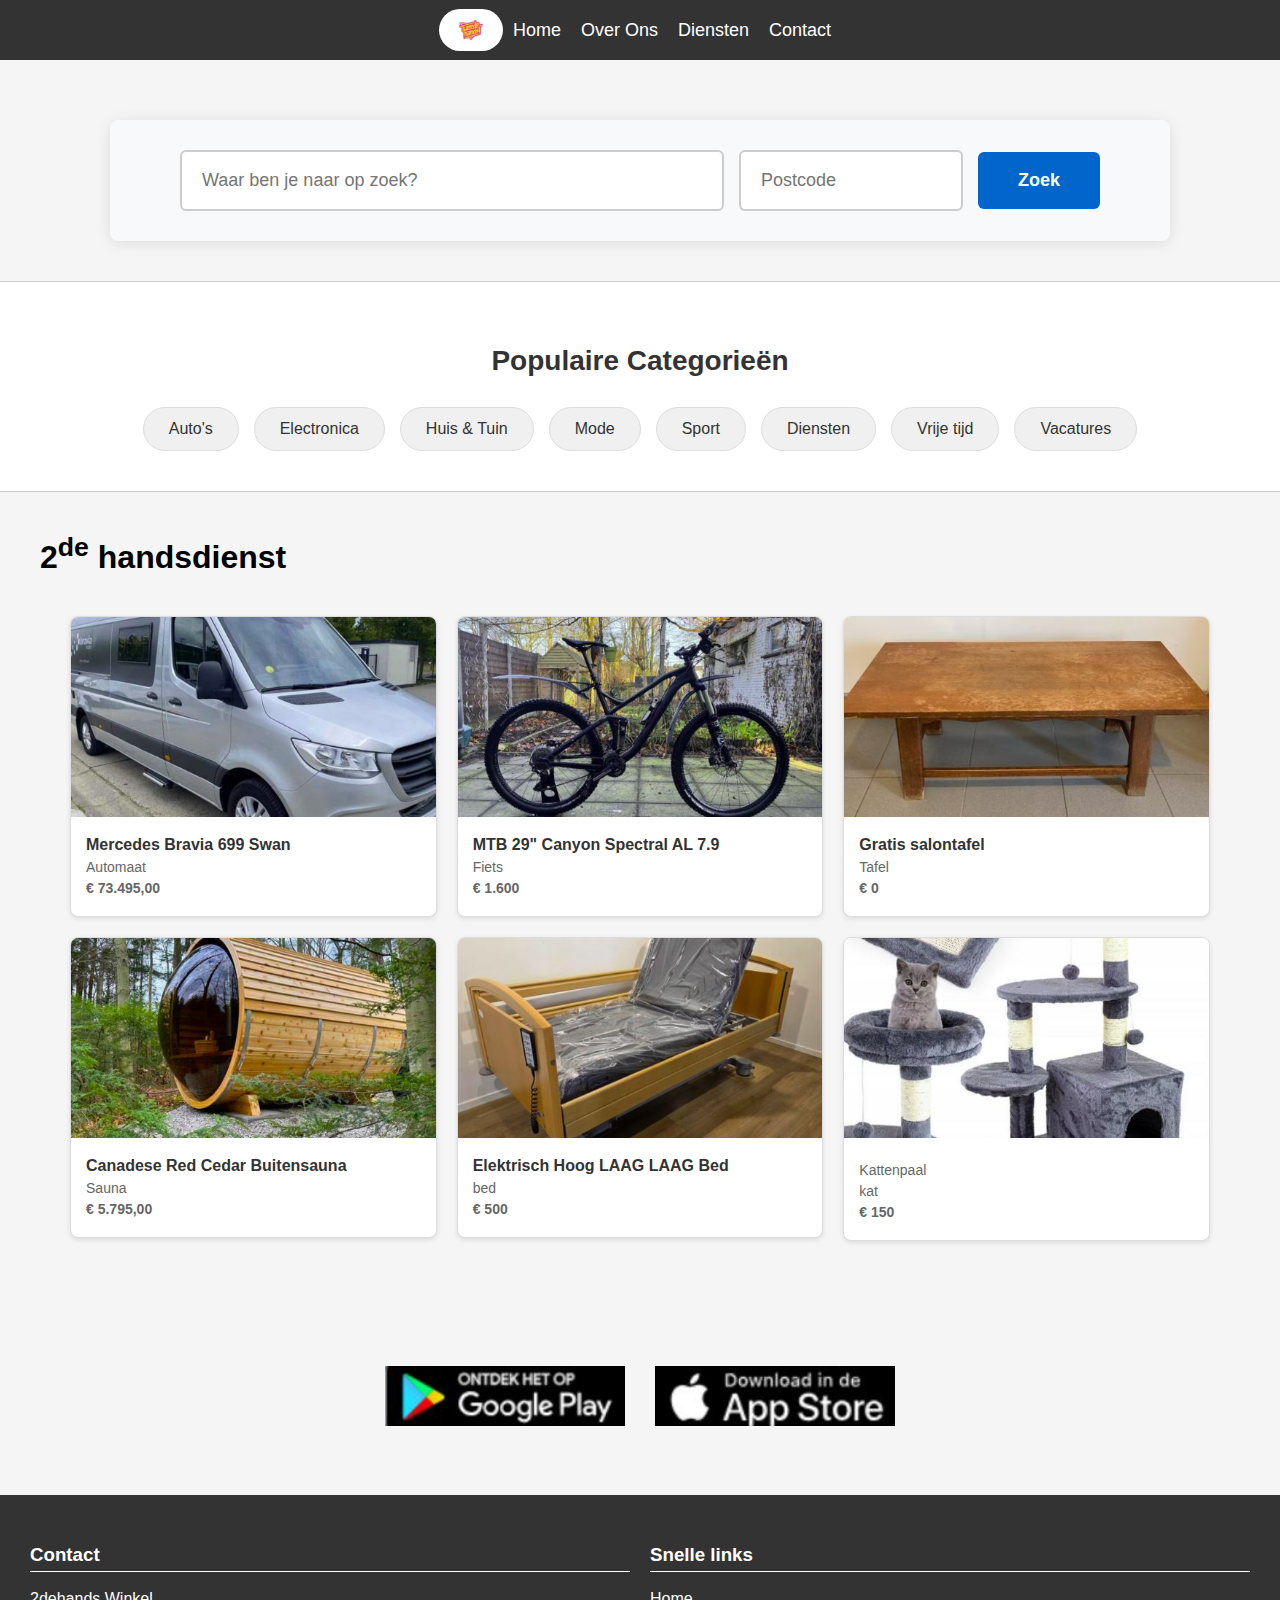
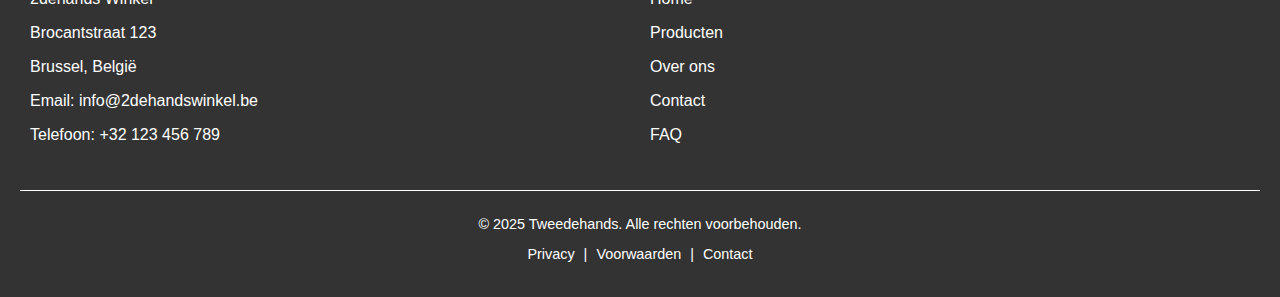
<file: index.html>
<!DOCTYPE html>
<html lang="nl">

<head>
    <meta charset="UTF-8">
    <meta name="viewport" content="width=device-width, initial-scale=1.0">
    <title>tweedehands</title>
    <link rel="stylesheet" href="tweedehands.css">
</head>


<body>

    <header>
        <nav class="top-balk">
            <img src="images/logo.jpg" alt="Logo" id="logo">
            <ul class="woorden">
                <li><a href="#">Home</a></li>
                <li><a href="#">Over Ons</a></li>
                <li><a href="#">Diensten</a></li>
                <li><a href="#">Contact</a></li>
            </ul>
        </nav>
    </header>


    <main>
        <!-- Zoekbalken -->
        <div class="zoek-container">
            <div class="zoek-form">
                <input type="text" class="grote-zoekbalk" placeholder="Waar ben je naar op zoek?">
                <input type="text" class="postcode-input" placeholder="Postcode">
                <button class="zoek-button">Zoek</button>
            </div>
        </div>
        <!-- Categorieën -->
        <div class="categorieen-container">
            <div class="categorieen">
                <h2>Populaire Categorieën</h2>
                <div class="categorie-links">
                    <a href="#" class="categorie-link">Auto's</a>
                    <a href="#" class="categorie-link">Electronica</a>
                    <a href="#" class="categorie-link">Huis &amp; Tuin</a>
                    <a href="#" class="categorie-link">Mode</a>
                    <a href="#" class="categorie-link">Sport</a>
                    <a href="#" class="categorie-link">Diensten</a>
                    <a href="#" class="categorie-link">Vrije tijd</a>
                    <a href="#" class="categorie-link">Vacatures</a>
                </div>
            </div>
        </div>
        <!-- product grid -->
        <div class="categorieen">
            <h1>2<sup>de</sup> handsdienst</h1>
            <div class="producten-container">

                <a href="product-detail.html" class="product-link">
                    <div class="product-card">
                        <img src="images/1.15.jpg" alt="Product auto">
                        <div class="product-info">
                            <h3>Mercedes Bravia 699 Swan</h3>
                            <p>Automaat</p>
                            <p class="prijs">€ 73.495,00</p>
                        </div>
                    </div>
                </a>

                <a href="product-detail2.html" class="product-link">
                    <div class="product-card">
                        <img src="images/fiet10.jpg" alt="Product 1">
                        <div class="product-info">
                            <h3>MTB 29" Canyon Spectral AL 7.9</h3>
                            <p>Fiets</p>
                            <p class="prijs">€ 1.600</p>
                        </div>
                    </div>
                </a>

                <a href="product-detail3.html" class="product-link">
                    <div class="product-card">
                        <img src="images/tafelHout.jpg" alt="Product 2">
                        <div class="product-info">
                            <h3>Gratis salontafel</h3>
                            <p>Tafel</p>
                            <p class="prijs">€ 0</p>
                        </div>
                    </div>
                </a>

                <a href="product-detail4.html" class="product-link">
                    <div class="product-card">
                        <img src="images/sauna20.jpg" alt="Product 2">
                        <div class="product-info">
                            <h3>Canadese Red Cedar Buitensauna </h3>
                            <p>Sauna</p>
                            <p class="prijs">€ 5.795,00</p>
                        </div>
                    </div>
                </a>

                <a href="product-detail5.html" class="product-link">
                    <div class="product-card">
                        <img src="images/bed2.jpg" alt="Product 2">
                        <div class="product-info">
                            <h3>Elektrisch Hoog LAAG LAAG Bed</h3>
                            <p>bed</p>
                            <p class="prijs">€ 500</p>
                        </div>
                    </div>
                </a>

                <a href="product-detail6.html" class="product-link">
                    <div class="product-card">
                        <img src="images/kat.jpg" alt="Product 2">
                        <div class="product-info">
                            <h3></h3>
                            <p>Kattenpaal </p>
                            <p>kat</p>
                            <p class="prijs">€ 150</p>
                        </div>
                    </div>
                </a>
            </div>

            <!--apps downloaden-->
            <div class="app-downloads">
                <a href="" class="app-button">
                    <img src="images/playStor.jpg" alt="Download in de App Store">
                </a>

                <a href="" class="app-button">
                    <img src="images/apple.jpg" alt="Download in de App Store">
                </a>
            </div>

    </main>
    <!-- footer -->
    <footer>
        <div class="footer-container">
            <div class="footer-column">
                <h3>Contact</h3>
                <p>2dehands Winkel</p>
                <p>Brocantstraat 123</p>
                <p>Brussel, België</p>
                <p>Email: info@2dehandswinkel.be</p>
                <p>Telefoon: +32 123 456 789</p>
            </div>

            <div class="footer-column">
                <h3>Snelle links</h3>
                <p><a href="#">Home</a></p>
                <p><a href="#">Producten</a></p>
                <p><a href="#">Over ons</a></p>
                <p><a href="#">Contact</a></p>
                <p><a href="#">FAQ</a></p>
            </div>
        </div>

        <div class="footer-bottom">
            <p>&copy; 2025 Tweedehands. Alle rechten voorbehouden.</p>
            <p><a href="#">Privacy</a> | <a href="#">Voorwaarden</a> | <a href="#">Contact</a></p>
        </div>
    </footer>

</body>

</html>
</file>
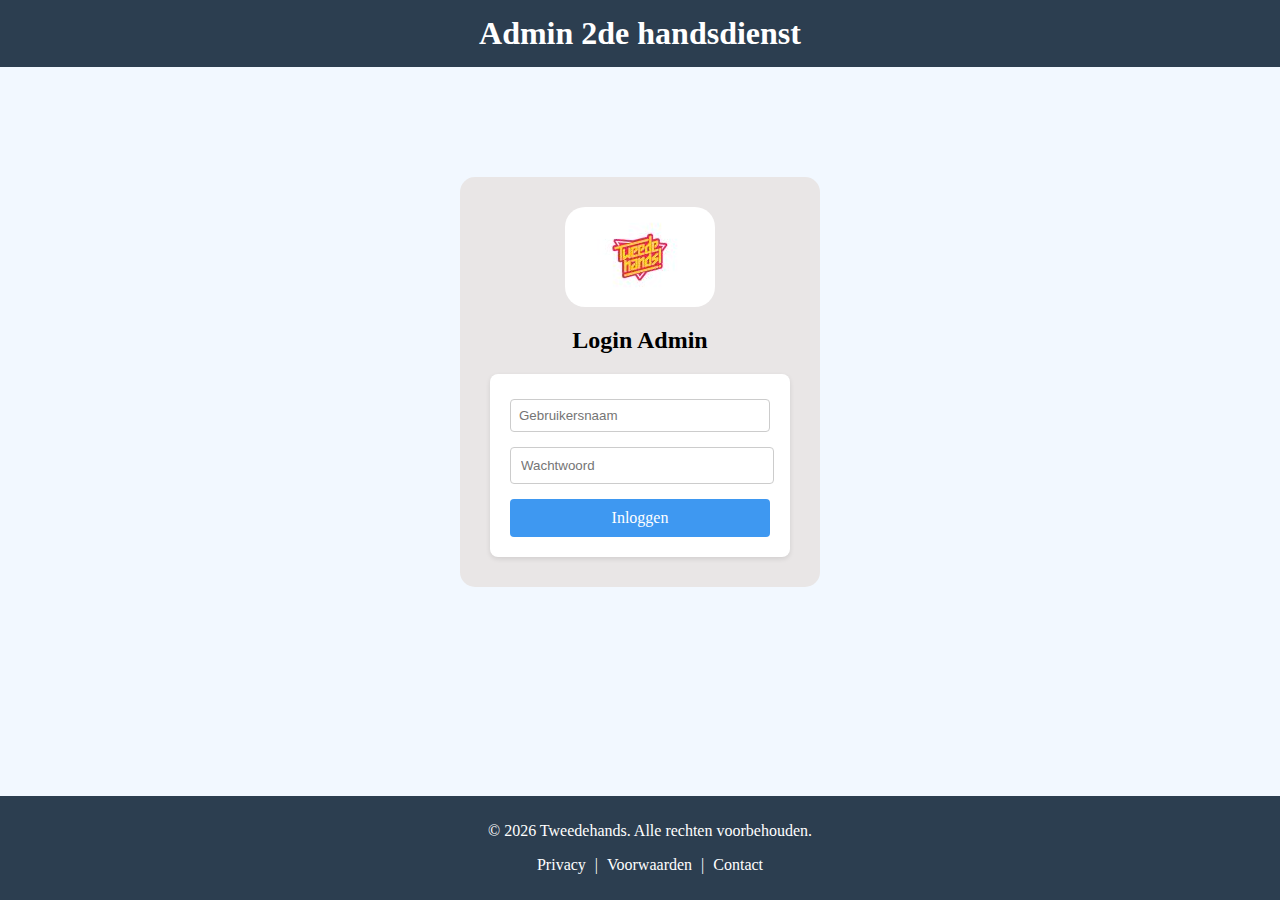
<file: admin goed/index.html>
<!DOCTYPE html>
<html lang="en">

<head>
    <meta charset="UTF-8">
    <meta name="viewport" content="width=device-width, initial-scale=1.0">
    <link rel="stylesheet" href="admin.css">

    <title>Login</title>
</head>

<body>
    <header id="header-index">
        <h1>Admin 2de handsdienst</h1>
    </header>
    <main>
        <div class="container">
            <div class="login-box">
                <img src="images/logo.jpg" alt="logo">
                <h2> Login Admin</h2>
                <form>
                    <input type="text" placeholder="Gebruikersnaam">
                    <input type="password" placeholder="Wachtwoord">
                    <a href="product.html">Inloggen</a>
                </form>
            </div>
        </div>
    </main>

    <footer>
        <div class="footer-bottom">
            <p>&copy; 2026 Tweedehands. Alle rechten voorbehouden.</p>
            <p><a href="#">Privacy</a> | <a href="#">Voorwaarden</a> | <a href="#">Contact</a></p>
        </div>
    </footer>

</body>

</html>
</file>
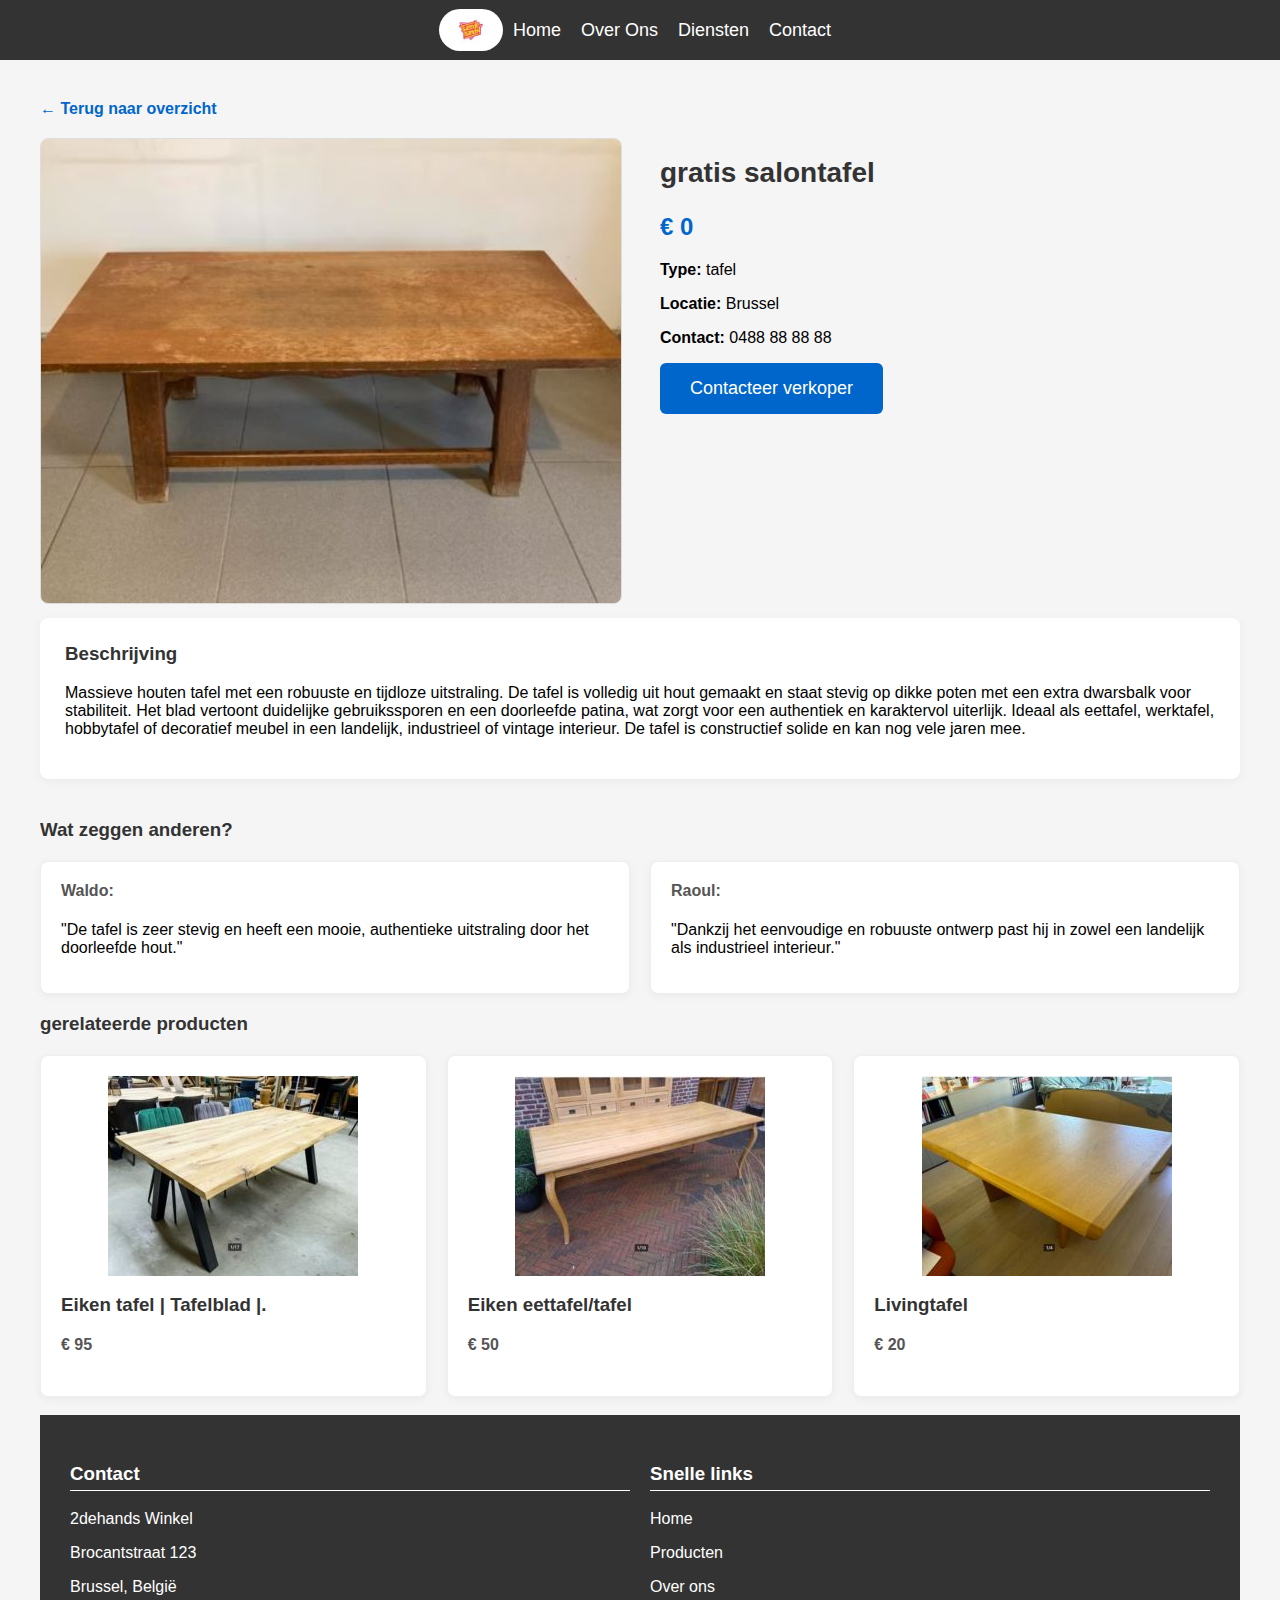
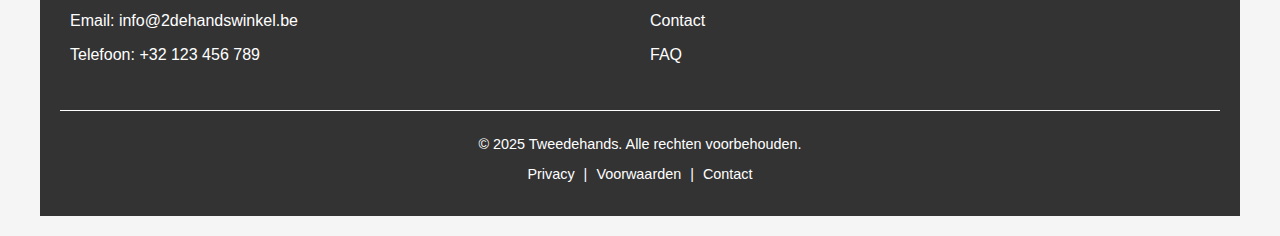
<file: product-detail3.html>
<!DOCTYPE html>
<html lang="nl">

<head>
    <meta charset="UTF-8">
    <meta name="viewport" content="width=device-width, initial-scale=1.0">
    <title>Productdetails - Tweedehands</title>
    <link rel="stylesheet" href="tweedehands.css">

</head>


<body>
    <header>
        <nav class="top-balk">
            <img src="images/logo.jpg" alt="Logo" id="logo">
            <ul class="woorden">
                <li><a href="index.html">Home</a></li>
                <li><a href="index.html">Over Ons</a></li>
                <li><a href="index.html">Diensten</a></li>
                <li><a href="index.html">Contact</a></li>
            </ul>
        </nav>
    </header>


    <div class="container">
        <a href="index.html" class="terugknop">← Terug naar overzicht</a>

        <section class="product-kop">
            <div class="foto-gebied">
                <img src="images/tafelHout.jpg" alt="MTB 29 Canyon Spectral AL 7.9" class="hoofd-foto">

            </div>

            <div class="info-gebied">
                <h1 class="product-naam"> gratis salontafel</h1>
                <p class="product-prijs">€ 0 </p>
                <p><strong>Type:</strong> tafel</p>
                <p><strong>Locatie:</strong> Brussel</p>
                <p><strong>Contact:</strong> 0488 88 88 88</p>
                <button
                    style="padding: 15px 30px; background-color: #0066cc; color: white; border: none; border-radius: 6px; font-size: 18px; cursor: pointer;">
                    Contacteer verkoper
                </button>
            </div>
        </section>

        <section class="beschrijving">
            <h3>Beschrijving</h3>
            <p>
                Massieve houten tafel met een robuuste en tijdloze uitstraling. De tafel is volledig uit hout gemaakt en
                staat stevig op dikke poten met een extra dwarsbalk voor stabiliteit. Het blad vertoont duidelijke
                gebruikssporen en een doorleefde patina, wat zorgt voor een authentiek en karaktervol uiterlijk. Ideaal
                als eettafel, werktafel, hobbytafel of decoratief meubel in een landelijk, industrieel of vintage
                interieur. De tafel is constructief solide en kan nog vele jaren mee.
            </p>

        </section>

        <section class="commentaar-sectie">
            <h3>Wat zeggen anderen?</h3>
            <div class="commentaar-rij">
                <div class="commentaar-vak">
                    <h4>Waldo:</h4>
                    <p>"De tafel is zeer stevig en heeft een mooie, authentieke uitstraling door het doorleefde hout."
                    </p>
                </div>
                <div class="commentaar-vak">
                    <h4>Raoul:</h4>
                    <p>"Dankzij het eenvoudige en robuuste ontwerp past hij in zowel een landelijk als industrieel
                        interieur."
                    </p>

                </div>
        </section>
        <section>
            <section class="commentaar-sectie">
                <h3>gerelateerde producten</h3>
                <div class="commentaar-rij">
                    <div class="commentaar-vak 2">
                        <img src="images/tafel5.jpg" alt="afbeelding 4" class="afbeelding">
                        <h3>Eiken tafel | Tafelblad |.</h3>
                        <h4>€ 95</h4>
                    </div>

                    <div class="commentaar-vak 2">
                        <img src="images/tafel6.jpg" alt="afbeelding 4" class="afbeelding">
                        <h3>Eiken eettafel/tafel</h3>
                        <h4>€ 50</h4>
                    </div>

                    <div class="commentaar-vak 2">
                        <img src="images/tafel7.jpg" alt="afbeelding 4" class="afbeelding">
                        <h3>Livingtafel </h3>
                        <h4>€ 20</h4>
                    </div>


            </section>
            <br>
            <footer>
                <div class="footer-container">
                    <div class="footer-column">
                        <h3>Contact</h3>
                        <p>2dehands Winkel</p>
                        <p>Brocantstraat 123</p>
                        <p>Brussel, België</p>
                        <p>Email: info@2dehandswinkel.be</p>
                        <p>Telefoon: +32 123 456 789</p>
                    </div>

                    <div class="footer-column">
                        <h3>Snelle links</h3>
                        <p><a href="#">Home</a></p>
                        <p><a href="#">Producten</a></p>
                        <p><a href="#">Over ons</a></p>
                        <p><a href="#">Contact</a></p>
                        <p><a href="#">FAQ</a></p>
                    </div>
                </div>

                <div class="footer-bottom">
                    <p>&copy; 2025 Tweedehands. Alle rechten voorbehouden.</p>
                    <p><a href="#">Privacy</a> | <a href="#">Voorwaarden</a> | <a href="#">Contact</a></p>
                </div>
            </footer>
</body>

</html>
</file>
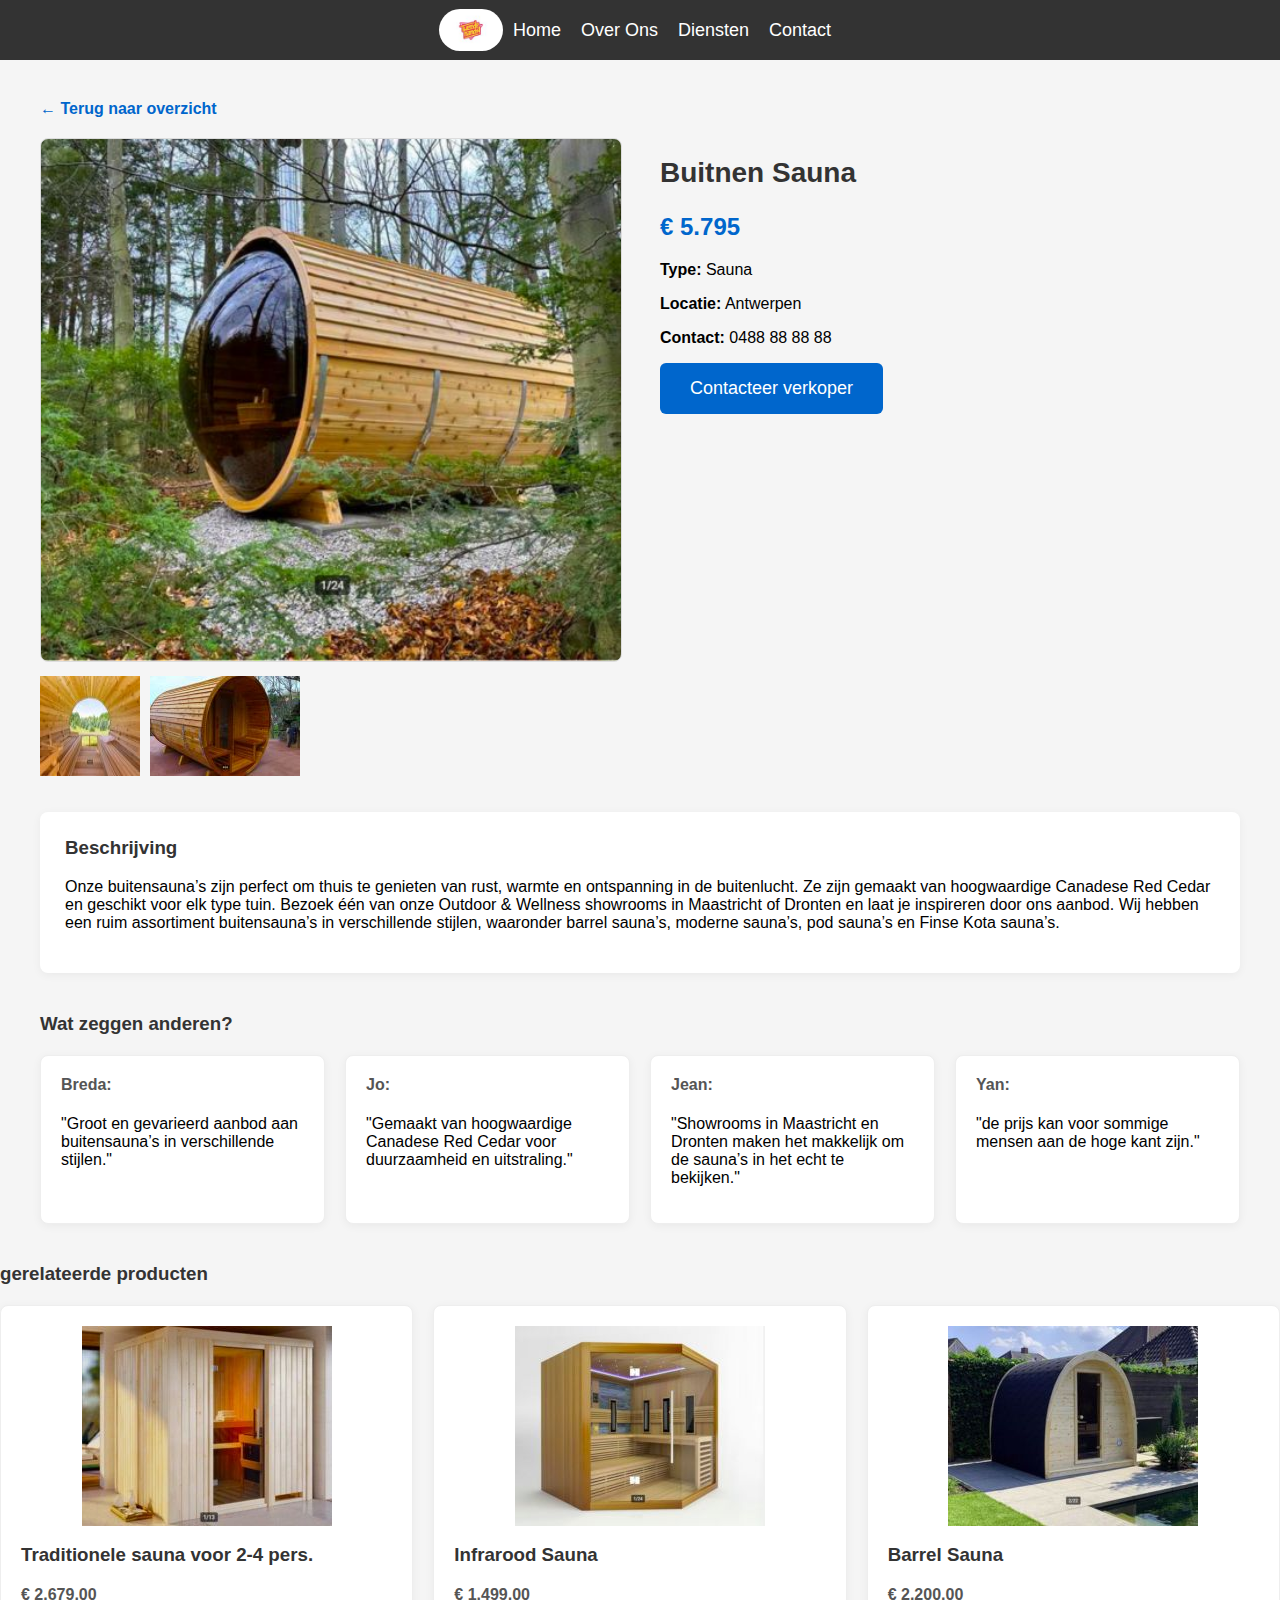
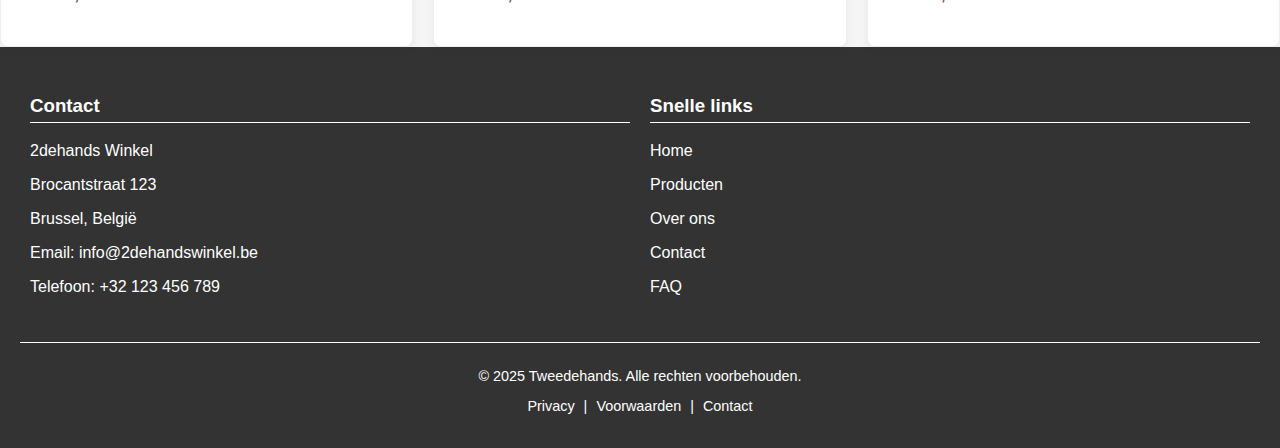
<file: product-detail4.html>
<!DOCTYPE html>
<html lang="nl">

<head>
    <meta charset="UTF-8">
    <meta name="viewport" content="width=device-width, initial-scale=1.0">
    <title>Productdetails - Tweedehands</title>
    <link rel="stylesheet" href="tweedehands.css">

</head>


<body>
    <header>
        <nav class="top-balk">
            <img src="images/logo.jpg" alt="Logo" id="logo">
            <ul class="woorden">
                <li><a href="index.html">Home</a></li>
                <li><a href="index.html">Over Ons</a></li>
                <li><a href="index.html">Diensten</a></li>
                <li><a href="index.html">Contact</a></li>
            </ul>
        </nav>
    </header>


    <div class="container">
        <a href="index.html" class="terugknop">← Terug naar overzicht</a>

        <section class="product-kop">
            <div class="foto-gebied">
                <img src="images/sauna20.jpg" alt="MTB 29 Canyon Spectral AL 7.9" class="hoofd-foto">
                <div class="thumbnail-rij">
                    <img src="images/sauna4.jpg" alt="afbeelding 2" class="afbeelding">
                    <img src="images/sauna5.jpg" alt="afbeelding 2" class="afbeelding">

                </div>
            </div>

            <div class="info-gebied">
                <h1 class="product-naam"> Buitnen Sauna</h1>
                <p class="product-prijs">€ 5.795 </p>
                <p><strong>Type:</strong> Sauna</p>
                <p><strong>Locatie:</strong> Antwerpen</p>
                <p><strong>Contact:</strong> 0488 88 88 88</p>
                <button
                    style="padding: 15px 30px; background-color: #0066cc; color: white; border: none; border-radius: 6px; font-size: 18px; cursor: pointer;">
                    Contacteer verkoper
                </button>
            </div>
        </section>
        <br>
        <br>
        <section class="beschrijving">
            <h3>Beschrijving</h3>
            <p>
                Onze buitensauna’s zijn perfect om thuis te genieten van rust, warmte en ontspanning in de buitenlucht.
                Ze zijn gemaakt van hoogwaardige Canadese Red Cedar en geschikt voor elk type tuin.

                Bezoek één van onze Outdoor & Wellness showrooms in Maastricht of Dronten en laat je inspireren door ons
                aanbod. Wij hebben een ruim assortiment buitensauna’s in verschillende stijlen, waaronder barrel
                sauna’s, moderne sauna’s, pod sauna’s en Finse Kota sauna’s.
            </p>

        </section>

        <section class="commentaar-sectie">
            <h3>Wat zeggen anderen?</h3>
            <div class="commentaar-rij">
                <div class="commentaar-vak">
                    <h4>Breda:</h4>
                    <p>"Groot en gevarieerd aanbod aan buitensauna’s in verschillende stijlen."
                    </p>
                </div>
                <div class="commentaar-vak">
                    <h4>Jo:</h4>
                    <p>"Gemaakt van hoogwaardige Canadese Red Cedar voor duurzaamheid en uitstraling."
                    </p>
                </div>
                <div class="commentaar-vak">
                    <h4>Jean:</h4>
                    <p>"Showrooms in Maastricht en Dronten maken het makkelijk om de sauna’s in het echt te bekijken."
                    </p>
                </div>
                <div class="commentaar-vak">
                    <h4>Yan:</h4>
                    <p>"de prijs kan voor sommige mensen aan de hoge kant zijn."
                    </p>
                </div>
            </div>

    </div>
    </section>
    <section>
        <section class="commentaar-sectie">
            <h3>gerelateerde producten</h3>
            <div class="commentaar-rij">
                <div class="commentaar-vak 2">
                    <img src="images/sauna2.jpg" alt="afbeelding 4" class="afbeelding">
                    <h3>Traditionele sauna voor 2-4 pers.</h3>
                    <h4>€ 2.679,00</h4>
                </div>

                <div class="commentaar-vak 2">
                    <img src="images/sauna1.jpg" alt="afbeelding 4" class="afbeelding">
                    <h3>Infrarood Sauna</h3>
                    <h4>€ 1.499,00</h4>
                </div>

                <div class="commentaar-vak 2">
                    <img src="images/sauna3.jpg" alt="afbeelding 4" class="afbeelding">
                    <h3>Barrel Sauna</h3>
                    <h4>€ 2.200,00</h4>
                </div>


        </section>
        <footer>
            <div class="footer-container">
                <div class="footer-column">
                    <h3>Contact</h3>
                    <p>2dehands Winkel</p>
                    <p>Brocantstraat 123</p>
                    <p>Brussel, België</p>
                    <p>Email: info@2dehandswinkel.be</p>
                    <p>Telefoon: +32 123 456 789</p>
                </div>

                <div class="footer-column">
                    <h3>Snelle links</h3>
                    <p><a href="#">Home</a></p>
                    <p><a href="#">Producten</a></p>
                    <p><a href="#">Over ons</a></p>
                    <p><a href="#">Contact</a></p>
                    <p><a href="#">FAQ</a></p>
                </div>
            </div>

            <div class="footer-bottom">
                <p>&copy; 2025 Tweedehands. Alle rechten voorbehouden.</p>
                <p><a href="#">Privacy</a> | <a href="#">Voorwaarden</a> | <a href="#">Contact</a></p>
            </div>
        </footer>
</body>

</html>
</file>
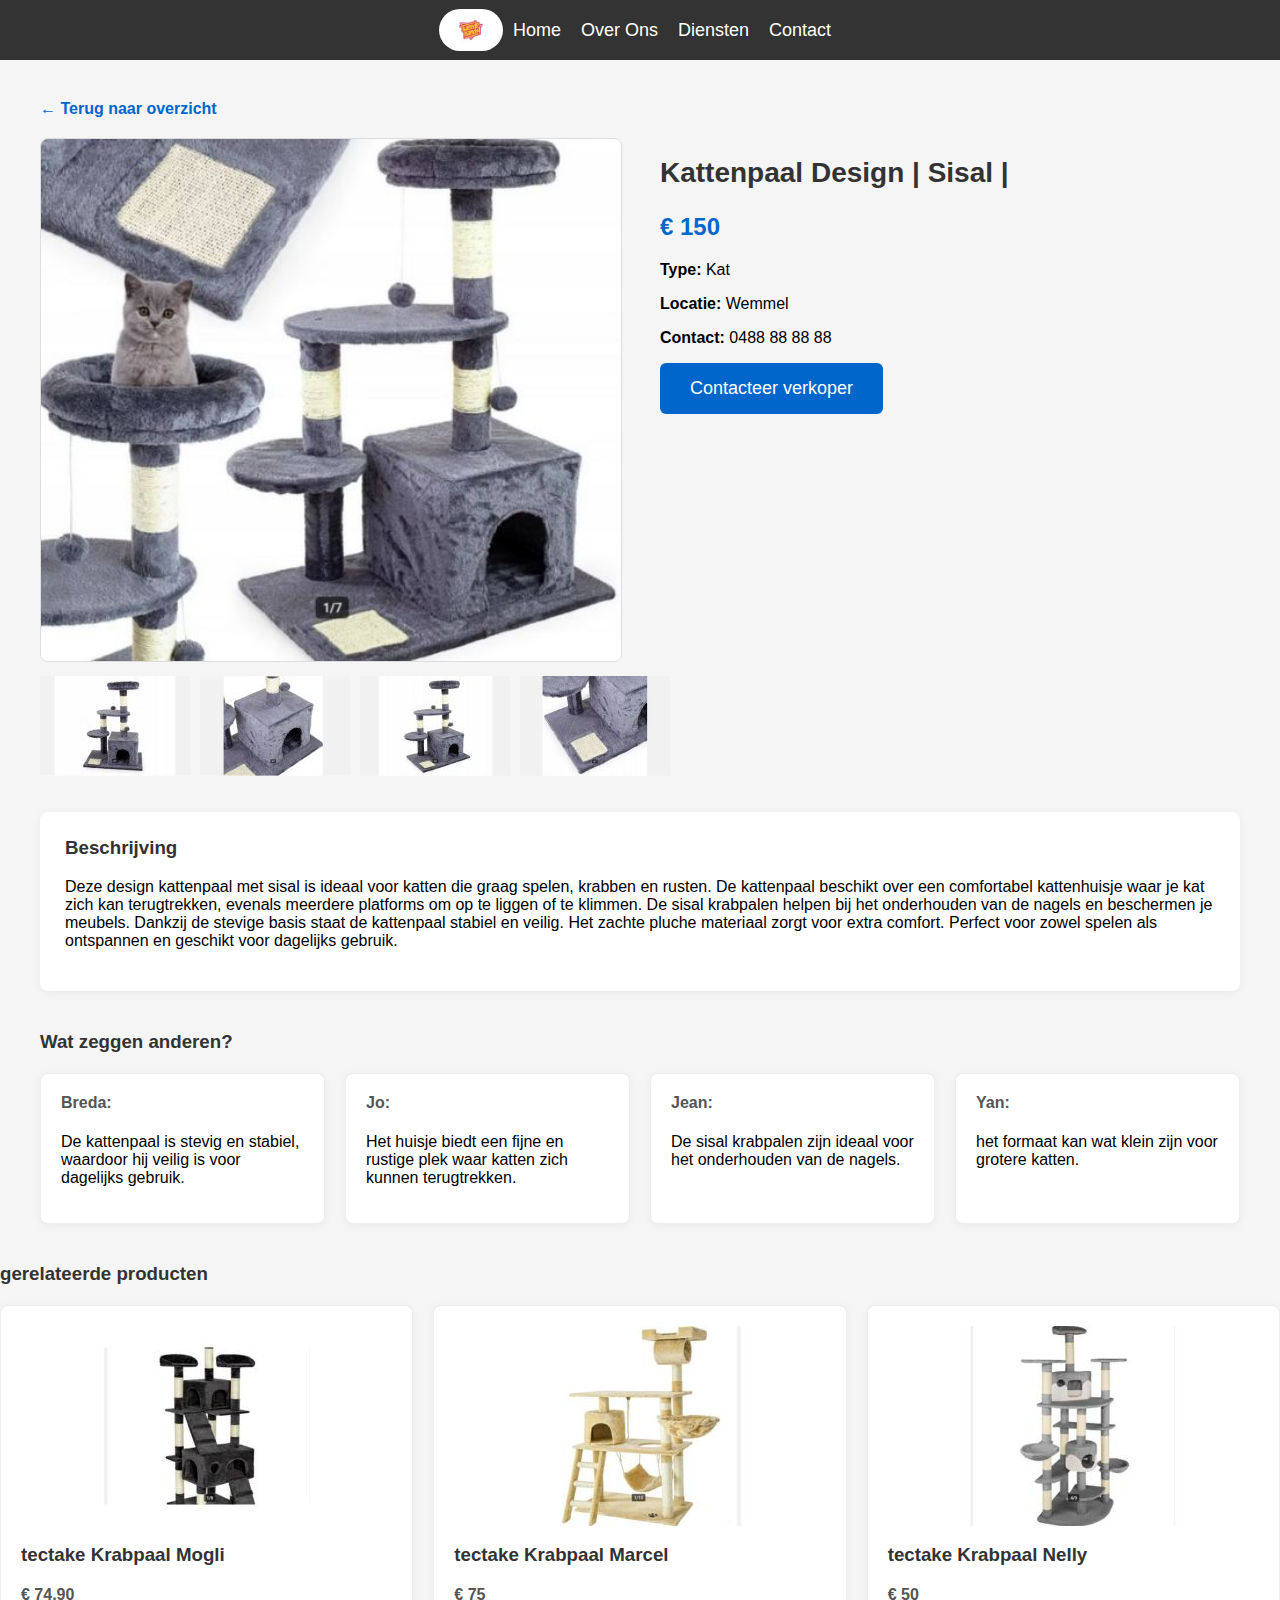
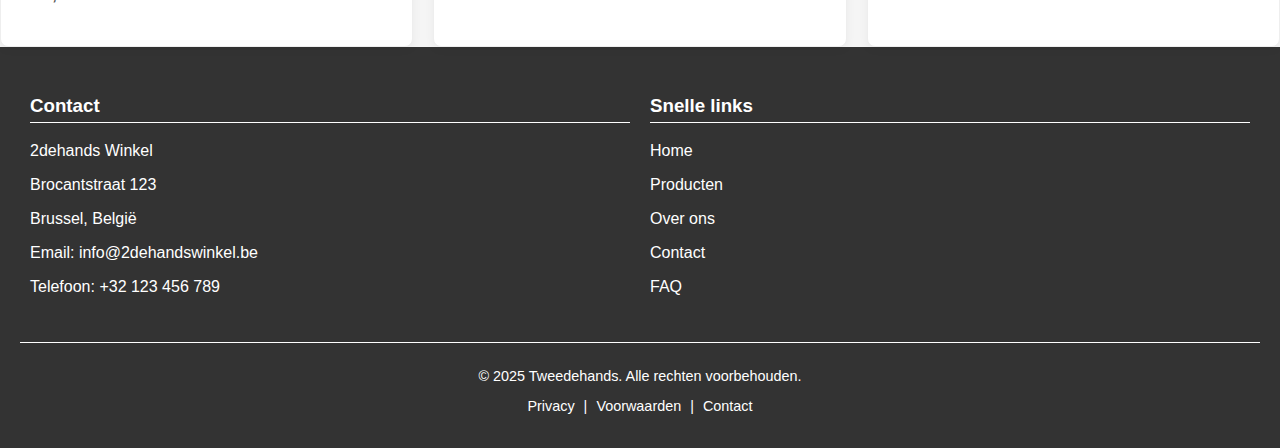
<file: product-detail6.html>
<!DOCTYPE html>
<html lang="nl">

<head>
    <meta charset="UTF-8">
    <meta name="viewport" content="width=device-width, initial-scale=1.0">
    <title>Productdetails - Tweedehands</title>
    <link rel="stylesheet" href="tweedehands.css">

</head>


<body>
    <header>
        <nav class="top-balk">
            <img src="images/logo.jpg" alt="Logo" id="logo">
            <ul class="woorden">
                <li><a href="index.html">Home</a></li>
                <li><a href="index.html">Over Ons</a></li>
                <li><a href="index.html">Diensten</a></li>
                <li><a href="index.html">Contact</a></li>
            </ul>
        </nav>
    </header>



    <div class="container">
        <a href="index.html" class="terugknop">← Terug naar overzicht</a>

        <section class="product-kop">
            <div class="foto-gebied">
                <img src="images/kat.jpg" alt="Kattenpaal " class="hoofd-foto">
                <div class="thumbnail-rij">
                    <img src="images/kat2.jpg" alt="afbeelding 2" class="afbeelding">
                    <img src="images/kat5 (1).jpg" alt="afbeelding 2" class="afbeelding">
                    <img src="images/kat5 (2).jpg" alt="afbeelding 2" class="afbeelding">
                    <img src="images/kat5 (3).jpg" alt="afbeelding 2" class="afbeelding">
                </div>
            </div>

            <div class="info-gebied">
                <h1 class="product-naam"> Kattenpaal Design | Sisal |</h1>
                <p class="product-prijs">€ 150 </p>
                <p><strong>Type:</strong> Kat</p>
                <p><strong>Locatie:</strong> Wemmel</p>
                <p><strong>Contact:</strong> 0488 88 88 88</p>
                <button
                    style="padding: 15px 30px; background-color: #0066cc; color: white; border: none; border-radius: 6px; font-size: 18px; cursor: pointer;">
                    Contacteer verkoper
                </button>
            </div>
        </section>

        <br>
        <br>

        <section class="beschrijving">
            <h3>Beschrijving</h3>
            <p>
                Deze design kattenpaal met sisal is ideaal voor katten die graag spelen, krabben en rusten. De
                kattenpaal beschikt over een comfortabel kattenhuisje waar je kat zich kan terugtrekken, evenals
                meerdere platforms om op te liggen of te klimmen. De sisal krabpalen helpen bij het onderhouden van de
                nagels en beschermen je meubels. Dankzij de stevige basis staat de kattenpaal stabiel en veilig. Het
                zachte pluche materiaal zorgt voor extra comfort. Perfect voor zowel spelen als ontspannen en geschikt
                voor dagelijks gebruik.
            </p>

        </section>

        <section class="commentaar-sectie">
            <h3>Wat zeggen anderen?</h3>
            <div class="commentaar-rij">
                <div class="commentaar-vak">
                    <h4>Breda:</h4>
                    <p>De kattenpaal is stevig en stabiel, waardoor hij veilig is voor dagelijks gebruik.
                    </p>
                </div>
                <div class="commentaar-vak">
                    <h4>Jo:</h4>
                    <p>Het huisje biedt een fijne en rustige plek waar katten zich kunnen terugtrekken.
                    </p>
                </div>
                <div class="commentaar-vak">
                    <h4>Jean:</h4>
                    <p>De sisal krabpalen zijn ideaal voor het onderhouden van de nagels.
                    </p>
                </div>
                <div class="commentaar-vak">
                    <h4>Yan:</h4>
                    <p>het formaat kan wat klein zijn voor grotere katten.
                    </p>
                </div>
            </div>

    </div>
    </section>


    <section>
        <section class="commentaar-sectie">
            <h3>gerelateerde producten</h3>
            <div class="commentaar-rij">
                <div class="commentaar-vak 2">
                    <img src="images/miauw.jpg" alt="afbeelding 4" class="afbeelding">
                    <h3>tectake Krabpaal Mogli</h3>
                    <h4>€ 74,90</h4>
                </div>

                <div class="commentaar-vak 2">
                    <img src="images/miauw2.jpg" alt="afbeelding 4" class="afbeelding">
                    <h3>tectake Krabpaal Marcel</h3>
                    <h4>€ 75</h4>
                </div>

                <div class="commentaar-vak 2">
                    <img src="images/miauw3.jpg" alt="afbeelding 4" class="afbeelding">
                    <h3>tectake Krabpaal Nelly</h3>
                    <h4>€ 50</h4>
                </div>


        </section>
        <footer>
            <div class="footer-container">
                <div class="footer-column">
                    <h3>Contact</h3>
                    <p>2dehands Winkel</p>
                    <p>Brocantstraat 123</p>
                    <p>Brussel, België</p>
                    <p>Email: info@2dehandswinkel.be</p>
                    <p>Telefoon: +32 123 456 789</p>
                </div>

                <div class="footer-column">
                    <h3>Snelle links</h3>
                    <p><a href="#">Home</a></p>
                    <p><a href="#">Producten</a></p>
                    <p><a href="#">Over ons</a></p>
                    <p><a href="#">Contact</a></p>
                    <p><a href="#">FAQ</a></p>
                </div>
            </div>

            <div class="footer-bottom">
                <p>&copy; 2025 Tweedehands. Alle rechten voorbehouden.</p>
                <p><a href="#">Privacy</a> | <a href="#">Voorwaarden</a> | <a href="#">Contact</a></p>
            </div>
        </footer>
</body>

</html>
</file>
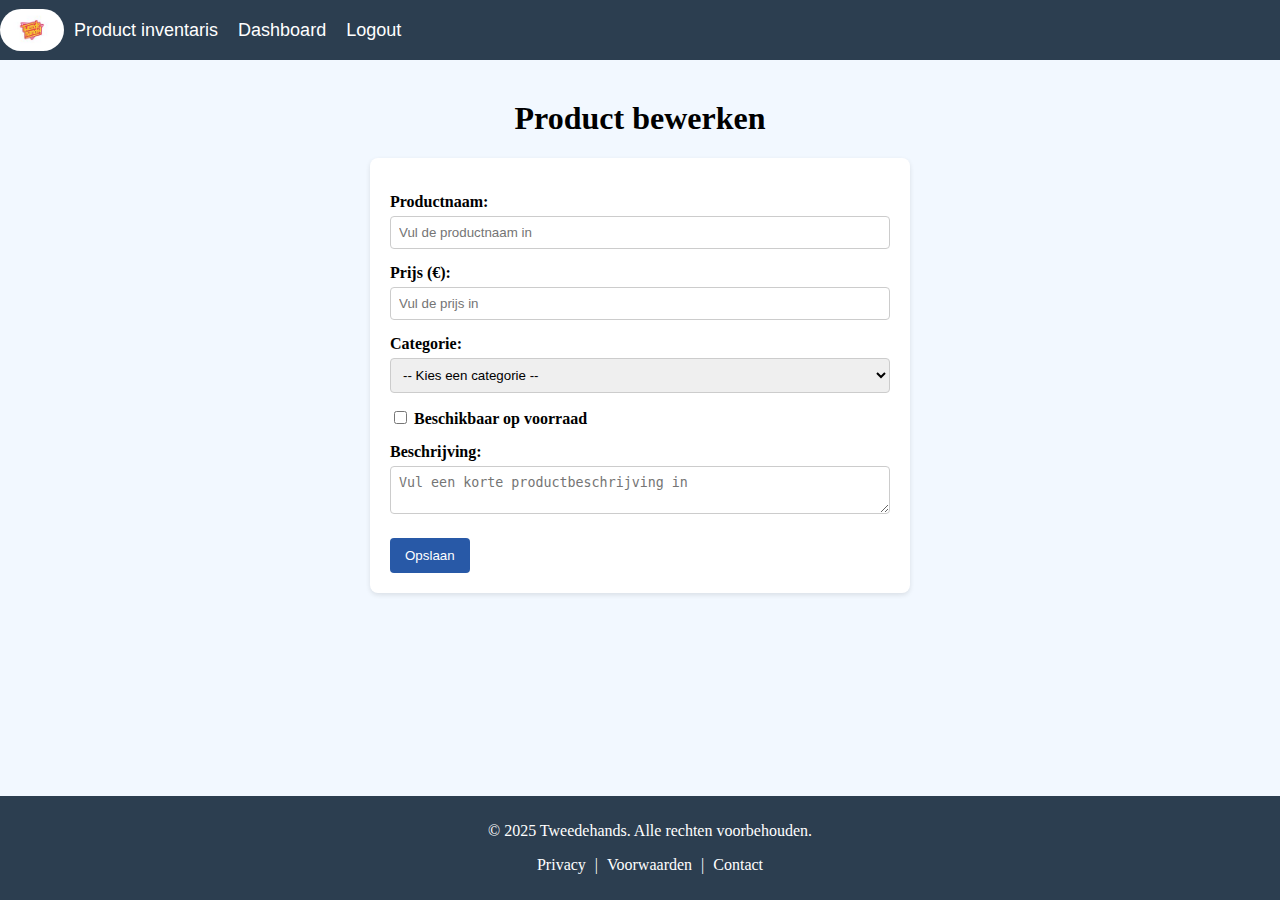
<file: admin goed/product-bewerken.html>
<!DOCTYPE html>
<html lang="en">

<head>
    <meta charset="UTF-8">
    <meta name="viewport" content="width=device-width, initial-scale=1.0">
    <link rel="stylesheet" href="admin.css">
    <title>Product Toevoegen</title>
</head>

<body>
    <!-- Header met admin navigatie -->

    <header>
        <nav class="top-balk">
            <img src="images/logo.jpg" alt="Logo" id="logo">
            <ul class="woorden">
                <li><a href="product.html">Product inventaris</a></li>
                <li><a href="#">Dashboard</a></li>
                <li><a href="index.html">Logout</a></li>
            </ul>
        </nav>
    </header>

    <main>
        <h1 id="h1toevoegen">Product bewerken</h1>
        <!-- Formulier om een bestaand product aan te passen -->

        <form>
            <label for="productnaam">Productnaam:</label>
            <input type="text" id="productnaam" name="productnaam" placeholder="Vul de productnaam in" required>

            <label for="prijs">Prijs (€):</label>
            <input type="number" id="prijs" name="prijs" min="0" step="0.01" placeholder="Vul de prijs in" required>

            <label for="categorie">Categorie:</label>
            <select id="categorie" name="categorie" required>
                <option value="">-- Kies een categorie --</option>
                <option value="elektronica">Elektronica</option>
                <option value="kleding">Kleding</option>
                <option value="speelgoed">Speelgoed</option>
                <option value="boeken">Boeken</option>
            </select>
            <!-- Checkbox voor voorraadstatus -->

            <label>
                <input type="checkbox" name="beschikbaar"> Beschikbaar op voorraad
            </label>
            <label for="beschrijving">Beschrijving:</label>
            <textarea id="beschrijving" name="beschrijving"
                placeholder="Vul een korte productbeschrijving in"></textarea>

            <button type="submit">Opslaan</button>
        </form>
    </main>

    <footer>
        <div class="footer-bottom">
            <p>&copy; 2025 Tweedehands. Alle rechten voorbehouden.</p>
            <p><a href="#">Privacy</a> | <a href="#">Voorwaarden</a> | <a href="#">Contact</a></p>
        </div>
    </footer>
</body>

</html>
</file>
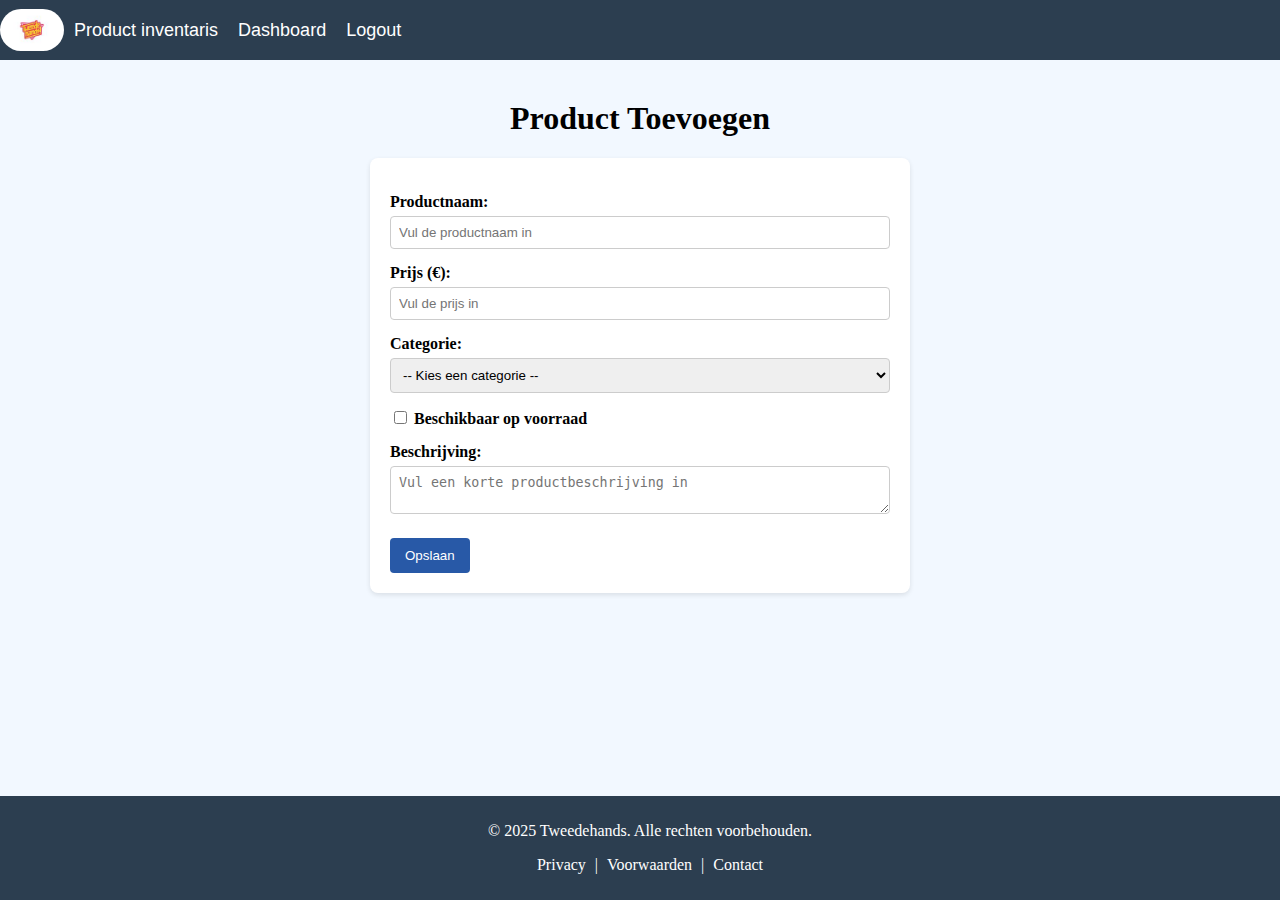
<file: admin goed/product-toevoegen.html>
<!DOCTYPE html>
<html lang="en">

<head>
    <meta charset="UTF-8">
    <meta name="viewport" content="width=device-width, initial-scale=1.0">
    <link rel="stylesheet" href="admin.css">
    <title>Product Toevoegen</title>
</head>

<body>

    <header>
        <nav class="top-balk">
            <img src="images/logo.jpg" alt="Logo" id="logo">
            <ul class="woorden">
                <li><a href="product.html">Product inventaris</a></li>
                <li><a href="#">Dashboard</a></li>
                <li><a href="index.html">Logout</a></li>
            </ul>
        </nav>
    </header>

    <main>
        <h1 id="h1toevoegen">Product Toevoegen</h1>
        <form>
            <label for="productnaam">Productnaam:</label>
            <input type="text" id="productnaam" name="productnaam" placeholder="Vul de productnaam in" required>

            <label for="prijs">Prijs (€):</label>
            <input type="number" id="prijs" name="prijs" min="0" step="0.01" placeholder="Vul de prijs in" required>

            <label for="categorie">Categorie:</label>
            <select id="categorie" name="categorie" required>
                <option value="">-- Kies een categorie --</option>
                <option value="elektronica">Elektronica</option>
                <option value="kleding">Kleding</option>
                <option value="speelgoed">Speelgoed</option>
                <option value="boeken">Boeken</option>
            </select>

            <label>
                <input type="checkbox" name="beschikbaar"> Beschikbaar op voorraad
            </label>
            <label for="beschrijving">Beschrijving:</label>
            <textarea id="beschrijving" name="beschrijving"
                placeholder="Vul een korte productbeschrijving in"></textarea>

            <button type="submit">Opslaan</button>
        </form>
    </main>

    <footer>
        <div class="footer-bottom">
            <p>&copy; 2025 Tweedehands. Alle rechten voorbehouden.</p>
            <p><a href="#">Privacy</a> | <a href="#">Voorwaarden</a> | <a href="#">Contact</a></p>
        </div>
    </footer>
</body>
</html>
</file>
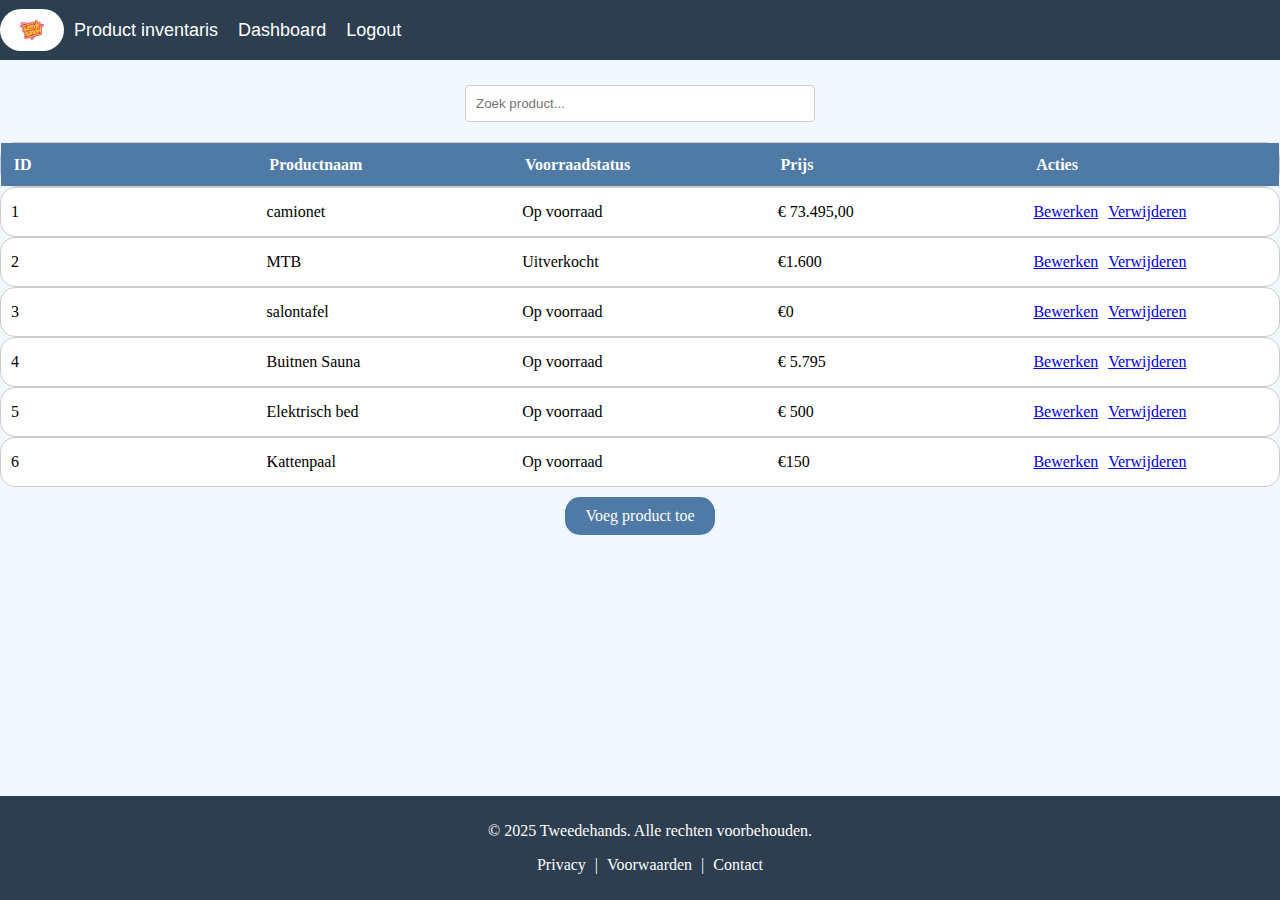
<file: admin goed/product.html>
<!DOCTYPE html>
<html lang="en">

<head>
    <meta charset="UTF-8">
    <meta name="viewport" content="width=device-width, initial-scale=1.0">
    <link rel="stylesheet" href="admin.css">
    <title>Product</title>
</head>

<body>
    <!-- Header met admin navigatie -->

    <header>
        <nav class="top-balk">
            <img src="images/logo.jpg" alt="Logo" id="logo">
            <ul class="woorden">
                <li><a href="product.html">Product inventaris</a></li>
                <li><a href="#">Dashboard</a></li>
                <li><a href="index.html">Logout</a></li>
            </ul>
        </nav>
    </header>

    <main>
        <h1 id="h1-product">Productinventaris</h1>

        <div class="search-container">
            <input type="text" id="search" placeholder="Zoek product...">
        </div>
        <!-- Productentabelen -->

        <div class="product-table">
            <div class="product-row header">
                <div>ID</div>
                <div>Productnaam</div>
                <div>Voorraadstatus</div>
                <div>Prijs</div>
                <div>Acties</div>
            </div>

            <div class="product-row">
                <div>1</div>
                <div>camionet</div>
                <div class="in-stock">Op voorraad</div>
                <div>€ 73.495,00</div>
                <div class="actions">
                    <a href="product-bewerken.html" class="edit">Bewerken</a>
                    <a href="#" class="delete">Verwijderen</a>
                </div>
            </div>

            <div class="product-row">
                <div>2</div>
                <div>MTB </div>
                <div class="out-of-stock">Uitverkocht</div>
                <div>€1.600</div>
                <div class="actions">
                    <a href="product-bewerken.html" class="edit">Bewerken</a>
                    <a href="#" class="delete">Verwijderen</a>
                </div>
            </div>

            <div class="product-row">
                <div>3</div>
                <div>salontafel</div>
                <div class="in-stock">Op voorraad</div>
                <div>€0</div>
                <div class="actions">
                    <a href="product-bewerken.html" class="edit">Bewerken</a>
                    <a href="#" class="delete">Verwijderen</a>
                </div>
            </div>
            <div class="product-row">
                <div>4</div>
                <div>Buitnen Sauna</div>
                <div class="in-stock">Op voorraad</div>
                <div>€ 5.795</div>
                <div class="actions">
                    <a href="product-bewerken.html" class="edit">Bewerken</a>
                    <a href="#" class="delete">Verwijderen</a>
                </div>
            </div>

            <div class="product-row">
                <div>5</div>
                <div>Elektrisch bed</div>
                <div class="in-stock">Op voorraad</div>
                <div>€ 500</div>
                <div class="actions">
                    <a href="product-bewerken.html" class="edit">Bewerken</a>
                    <a href="#" class="delete">Verwijderen</a>
                </div>
            </div>

            <div class="product-row">
                <div>6</div>
                <div>Kattenpaal </div>
                <div class="in-stock">Op voorraad</div>
                <div>€150</div>
                <div class="actions">
                    <a href="product-bewerken.html" class="edit">Bewerken</a>
                    <a href="#" class="delete">Verwijderen</a>
                </div>
            </div>
        </div>
        <!-- Knop om een nieuw product toe te voegen -->

        <div class="product-toevoegen-container">
            <a href="product-toevoegen.html" class="product-toevoegen-btn">Voeg product toe</a>


        </div>
    </main>

    <footer>
        <div class="footer-bottom">
            <p>&copy; 2025 Tweedehands. Alle rechten voorbehouden.</p>
            <p><a href="#">Privacy</a> | <a href="#">Voorwaarden</a> | <a href="#">Contact</a></p>
        </div>
    </footer>
</body>

</html>
</file>
<file: tweedehands.css>
/* navigatie & algemeen */

   #logo {
       width: 5%;
       border-radius: 50px;
   }

   .top-balk {
       width: 100%;
       height: 60px;
       background-color: #333;
       position: fixed;
       top: 0;
       left: 0;
       z-index: 1000;
       display: flex;
       align-items: center;
       justify-content: center;
   }

   .woorden {
       color: white;
       font-family: Arial, sans-serif;
       font-size: 18px;
       list-style: none;
       display: flex;
       gap: 20px;
       padding: 10px;
       margin: 0;
       flex-wrap: wrap;
   }

   .woorden a {
       color: white;
       text-decoration: none;
       white-space: nowrap;
   }

   .woorden a:hover {
       background-color: rgba(245, 3, 3, 0.2);

   }

   body {
       margin: 0;
       padding-top: 80px;
       font-family: Arial, sans-serif;
       background-color: #f5f5f5;
   }

   /* zoekbalk */
   .zoek-container {
       background-color: #f8f9fa;
       padding: 30px;
       margin: 40px auto;
       max-width: 1000px;
       border-radius: 8px;
       box-shadow: 0 2px 15px rgba(0, 0, 0, 0.1);
   }

   .zoek-form {
       display: flex;
       align-items: center;
       justify-content: center;
       gap: 15px;
   }

   .grote-zoekbalk {
       padding: 18px 20px;
       border: 2px solid #ccc;
       border-radius: 6px;
       font-size: 18px;
       width: 500px;
       background-color: white;
   }

   .grote-zoekbalk:focus {
       border-color: #0066cc;
       outline: none;
   }

   .postcode-input {
       padding: 18px 20px;
       border: 2px solid #ccc;
       border-radius: 6px;
       font-size: 18px;
       width: 180px;
       background-color: white;
   }

   .zoek-button {
       padding: 18px 40px;
       background-color: #0066cc;
       color: white;
       border: none;
       border-radius: 6px;
       font-size: 18px;
       cursor: pointer;
       font-weight: bold;
   }

   .zoek-button:hover {
       background-color: #0052a3;
   }

   /* product overzicht */
   .producten-container {
       display: flex;
       flex-wrap: wrap;
       justify-content: center;
       gap: 20px;
       max-width: 1200px;
       margin: 40px auto;
       padding: 0 20px;
   }

   .product-link {
       text-decoration: none;
       color: inherit;
       display: block;
       flex: 0 0 calc(33.333% - 20px);
       box-sizing: border-box;
       min-width: 280px;
   }

   .product-card {
       background-color: white;
       border: 1px solid #ddd;
       border-radius: 8px;
       overflow: hidden;
       box-shadow: 0 2px 5px rgba(0, 0, 0, 0.1);
       transition: transform 0.3s, box-shadow 0.3s;
   }

   .product-link:hover .product-card {
       transform: translateY(-5px);
       background-color: #0052a3;
   }

   .product-card img {
       width: 100%;
       height: 200px;
       object-fit: cover;
   }

   .product-info {
       padding: 15px;
   }

   .product-info h3 {
       margin: 0 0 5px 0;
       font-size: 16px;
       color: #333;
   }

   .product-info p {
       margin: 5px 0;
       font-size: 14px;
       color: #666;
   }

   .prijs {
       color: #0066cc;
       font-weight: bold;
       font-size: 16px;
   }

   /*    app dowload sectie */
   .app-downloads {
       text-align: center;
       padding: 50px 20px;
       margin-top: 60px;
       display: flex;
       justify-content: center;
       align-items: center;
   }

   .app-button {
       display: inline-block;
       margin: 15px;
       text-decoration: none;
   }

   .app-button img {
       height: 60px;
       width: auto;
   }

   /* categorieen */

   .categorieen-container {
       background-color: white;
       padding: 40px 20px;
       margin: 40px 0;
       border-top: 1px solid #ccc;
       border-bottom: 1px solid #ccc;
   }

   .categorieen {
       max-width: 1200px;
       margin: 0 auto;
   }

   .categorieen h2 {
       text-align: center;
       color: #333;
       margin-bottom: 30px;
       font-size: 28px;
   }

   .categorie-links {
       display: flex;
       flex-wrap: wrap;
       justify-content: center;
       gap: 15px;
   }

   .categorie-link {
       display: inline-block;
       padding: 12px 25px;
       background-color: #f0f0f0;
       color: #333;
       text-decoration: none;
       border-radius: 25px;
       font-weight: 500;
       transition: all 0.3s ease;
       border: 1px solid #ddd;
   }

   .categorie-link:hover {
       background-color: #0066cc;
       color: white;
       transform: translateY(-3px);
       box-shadow: 0 4px 8px rgba(0, 102, 204, 0.2);
   }

   /* footer */

   footer {
       background-color: #333;
       color: white;
       padding: 20px;
       font-family: Arial, sans-serif;
   }

   .footer-container {
       display: flex;
       justify-content: space-between;
       flex-wrap: wrap;
   }

   .footer-column {
       flex: 1;
       margin: 10px;
       min-width: 200px;
   }

   .footer-column h3 {
       border-bottom: 1px solid white;
       padding-bottom: 5px;
   }

   .footer-column a {
       color: white;
       text-decoration: none;
   }

   .footer-column a:hover {
       text-decoration: underline;
   }

   .footer-bottom {
       text-align: center;
       margin-top: 20px;
       font-size: 0.9em;
       border-top: 1px solid white;
       padding-top: 10px;

   }

   .footer-bottom a {
       color: white;
       text-decoration: none;
       margin: 0 5px;
   }

   @media (max-width: 768px) {
       .app-button {
           display: block;
           margin: 15px auto;
       }

       .app-button img {
           height: 50px;
       }
   }

   /* tweedePagina */

   .container {
       max-width: 1200px;
       margin: 0 auto;
       padding: 20px;
   }

   .terugknop {
       display: inline-block;
       margin-bottom: 20px;
       color: #0066cc;
       text-decoration: none;
       font-weight: bold;
   }

   .terugknop:hover {
       text-decoration: underline;
   }

   /* product detail pagina */
   .product-kop {
       display: flex;
       flex-wrap: wrap;
       gap: 40px;
   }

   .foto-gebied {
       flex: 1;
       min-width: 300px;
   }

   .hoofd-foto {
       width: 100%;
       height: auto;
       border-radius: 8px;
       border: 1px solid #ddd;
       margin-bottom: 10px;
   }

   .thumbnail-rij {
       display: flex;
       gap: 10px;
   }

   .thumbnail {
       width: 80px;
       height: 80px;
       object-fit: cover;
       border-radius: 5px;
       border: 1px solid #ccc;
       cursor: pointer;
   }

   .thumbnail:hover {
       border-color: #0066cc;
   }

   .info-gebied {
       flex: 1;
       min-width: 300px;
   }

   .product-naam {
       font-size: 28px;
       color: #333;
       margin-bottom: 10px;
   }

   .product-prijs {
       font-size: 24px;
       color: #0066cc;
       font-weight: bold;
       margin-bottom: 20px;
   }

   .beschrijving {
       background-color: white;
       padding: 25px;
       border-radius: 8px;
       margin-bottom: 40px;
       box-shadow: 0 2px 10px rgba(0, 0, 0, 0.05);
   }

   .beschrijving h3 {
       margin-top: 0;
       color: #333;
   }

   .commentaar-sectie h3 {
       color: #333;
       margin-bottom: 20px;
   }

   .commentaar-rij {
       display: flex;
       flex-wrap: wrap;
       gap: 20px;
   }

   .commentaar-vak img {
       display: block;
       margin: 0 auto;
       max-width: 100%;
       height: auto;
   }

   .commentaar-vak {
       flex: 1;
       min-width: 200px;
       background-color: white;
       padding: 20px;
       border-radius: 8px;
       box-shadow: 0 2px 10px rgba(0, 0, 0, 0.05);
       border: 1px solid #eee;

   }

   .commentaar-vak2 {
       flex: 1;
       min-width: 200px;
       background-color: white;
       padding: 20px;
       border-radius: 8px;
       box-shadow: 0 2px 10px rgba(0, 0, 0, 0.05);
       border: 1px solid #eee;

   }

   .commentaar-vak h4 {
       margin-top: 0;
       color: #555;
   }

   /* Responsive */
   @media (max-width: 768px) {
       .product-kop {
           flex-direction: column;
           gap: 20px;
       }

       .foto-gebied,
       .info-gebied {
           min-width: 100%;
           width: 100%;
       }

       .thumbnail-rij {
           justify-content: center;
           flex-wrap: wrap;
       }

       .commentaar-rij {
           flex-direction: column;
       }

       .commentaar-vak {
           min-width: 100%;
       }
   }

   @media (max-width: 768px) {
       .zoek-form {
           flex-direction: column;
           align-items: stretch;
           gap: 10px;
       }

       .grote-zoekbalk,
       .postcode-input,
       .zoek-button {
           width: 100%;
           box-sizing: border-box;
       }
   }
</file>
<file: admin goed/admin.css>
body {
        margin: 0;
        background-color: rgba(237, 245, 255, 0.742);
    }

    /* login*/

    #logo {
        width: 5%;
        border-radius: 50px;
    }

    .top-balk {
        width: 100%;
        height: 60px;
        background-color: #2c3e50;
        position: fixed;
        top: 0;
        left: 0;
        display: flex;
        align-items: center;
       /* justify-content: center;       Om de navbar in het midden te plaatsen*/
    }

    .woorden {
        color: white;
        font-family: Arial, sans-serif;
        font-size: 18px;
        list-style: none;
        display: flex;
        gap: 20px;
        padding: 10px;
        margin: 0;
        flex-wrap: wrap;
    }

    .woorden a {
        color: white;
        text-decoration: none;
        white-space: nowrap;
    }

    .woorden a:hover {
        text-decoration: underline
;
    }

    #header-index {
        background-color: #2c3e50;
        color: white;
        padding: 15px;
        text-align: center;
    }

    #header-index h1 {
        margin: 0 15px;
    }

    .container {
        display: flex;
        justify-content: center;
        align-items: center;
        height: 70vh;
    }

    .login-box {
        background-color: #e9e6e6;
        padding: 30px;
        width: 300px;
        border-radius: 15px;
        align-items: center;
    }

    .login-box img {
        display: block;
        margin: 0 auto 15px auto;
        border-radius: 20px;

    }

    .login-box h2 {
        text-align: center;
        margin-bottom: 20px;
    }

    .login-box input {
        
        width: 93%;
        padding: 10px;
        margin-bottom: 15px;
        border: 1px solid #ccc;
        border-radius: 4px;
    }

    .login-box a {
        display: block;
        padding: 10px;
        background-color: #3e98f1;
        color: white;
        text-align: center;
        text-decoration: none;
        border-radius: 4px;
    }
   



    /* product*/
    #h1-product {
        text-align: center;
        color: #333;
    }

    .search-container {
        text-align: center;
        margin-bottom: 20px;
    }

    #search {
        padding: 10px;
        width: 350px;
        border-radius: 4px;
    }

    .product-row {
        display: flex;
        flex-wrap: wrap;
        background-color: #fff;
        border: 1px solid #ccc;
        border-radius: 15px;
        align-items: center;
    }

    .product-row div {
        flex: 1 1 120px;
        min-width: 100px;
        padding: 15px 10px;
    }

    .header div {
        font-weight: bold;
        background-color: #4e7aa5;
        padding: 1%;
        color: white;
    }

    .actions {
        display: flex;
        gap: 10px;
        flex-wrap: wrap;
    }
    
    .product-toevoegen-container {
        text-align: center;
    }
    
    .product-toevoegen-btn {
        display: inline-block;
        padding: 10px 20px;
        margin-top: 10px;
        background-color: #4e7aa5; 
        color: white;
        text-decoration: none;
        border-radius: 15px; 
    }


    /* product toevoegen*/
    form {
        background-color: #fff;
        padding: 20px;
        border-radius: 8px;
        max-width: 500px;
        margin: 0 auto;
        box-shadow: 0 2px 5px rgba(0, 0, 0, 0.1);
    }

    label {
        display: block;
        margin-top: 15px;
        font-weight: bold;
    }

    input[type="text"],
    input[type="number"],
    select,
    textarea {
        width: 100%;
        padding: 8px;
        margin-top: 5px;
        border-radius: 4px;
        border: 1px solid #ccc;
        box-sizing: border-box;
    }

    button {
        margin-top: 20px;
        padding: 10px 15px;
        background-color: #2859a7;
        color: white;
        border: none;
        border-radius: 4px;
    }

    #h1toevoegen{
        text-align: center;
        margin-top: 100px;
    }

    /*footer*/

    footer {
        background-color: #2c3e50;
        color: white;
        text-align: center;
        padding: 10px;
        position: fixed;
        bottom: 0;
        width: 100%;
    }

    .footer-bottom a {
        color: white;
        text-decoration: none;
        margin: 0 5px;
    }
</file>
